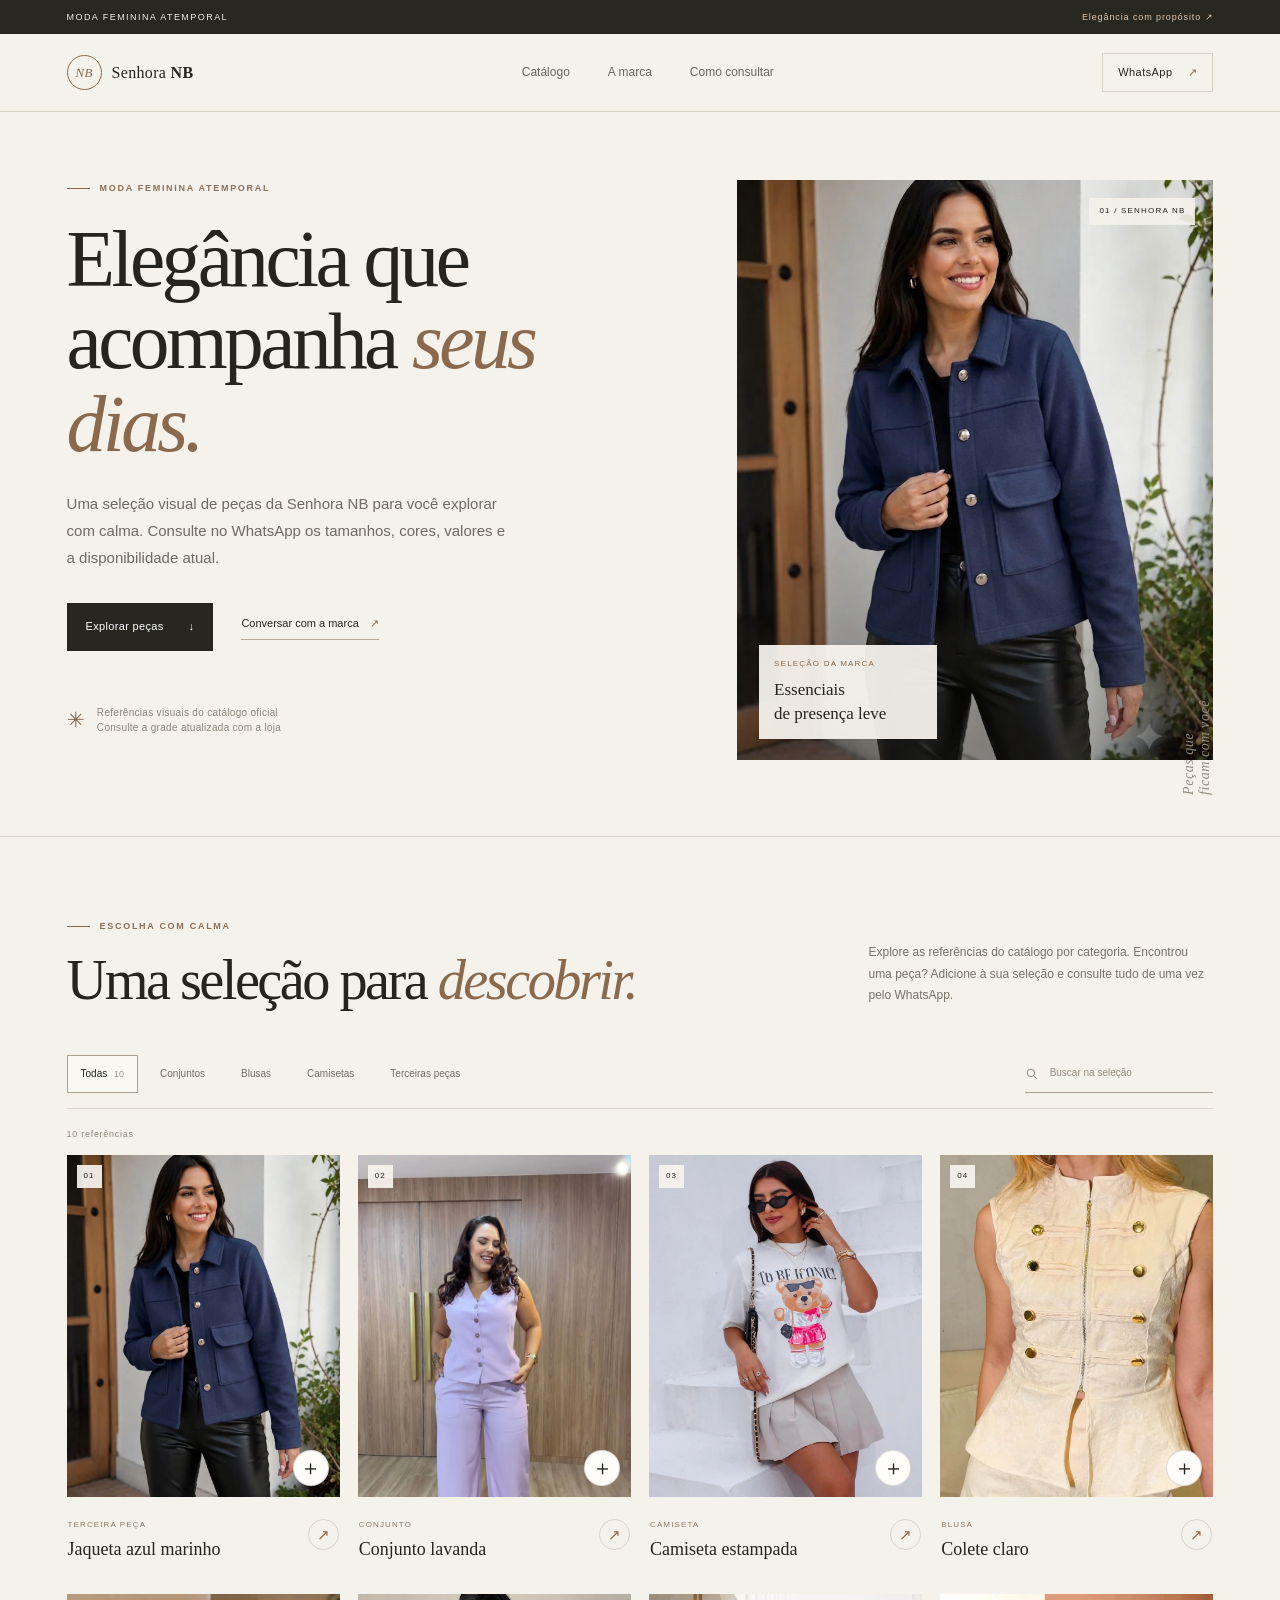
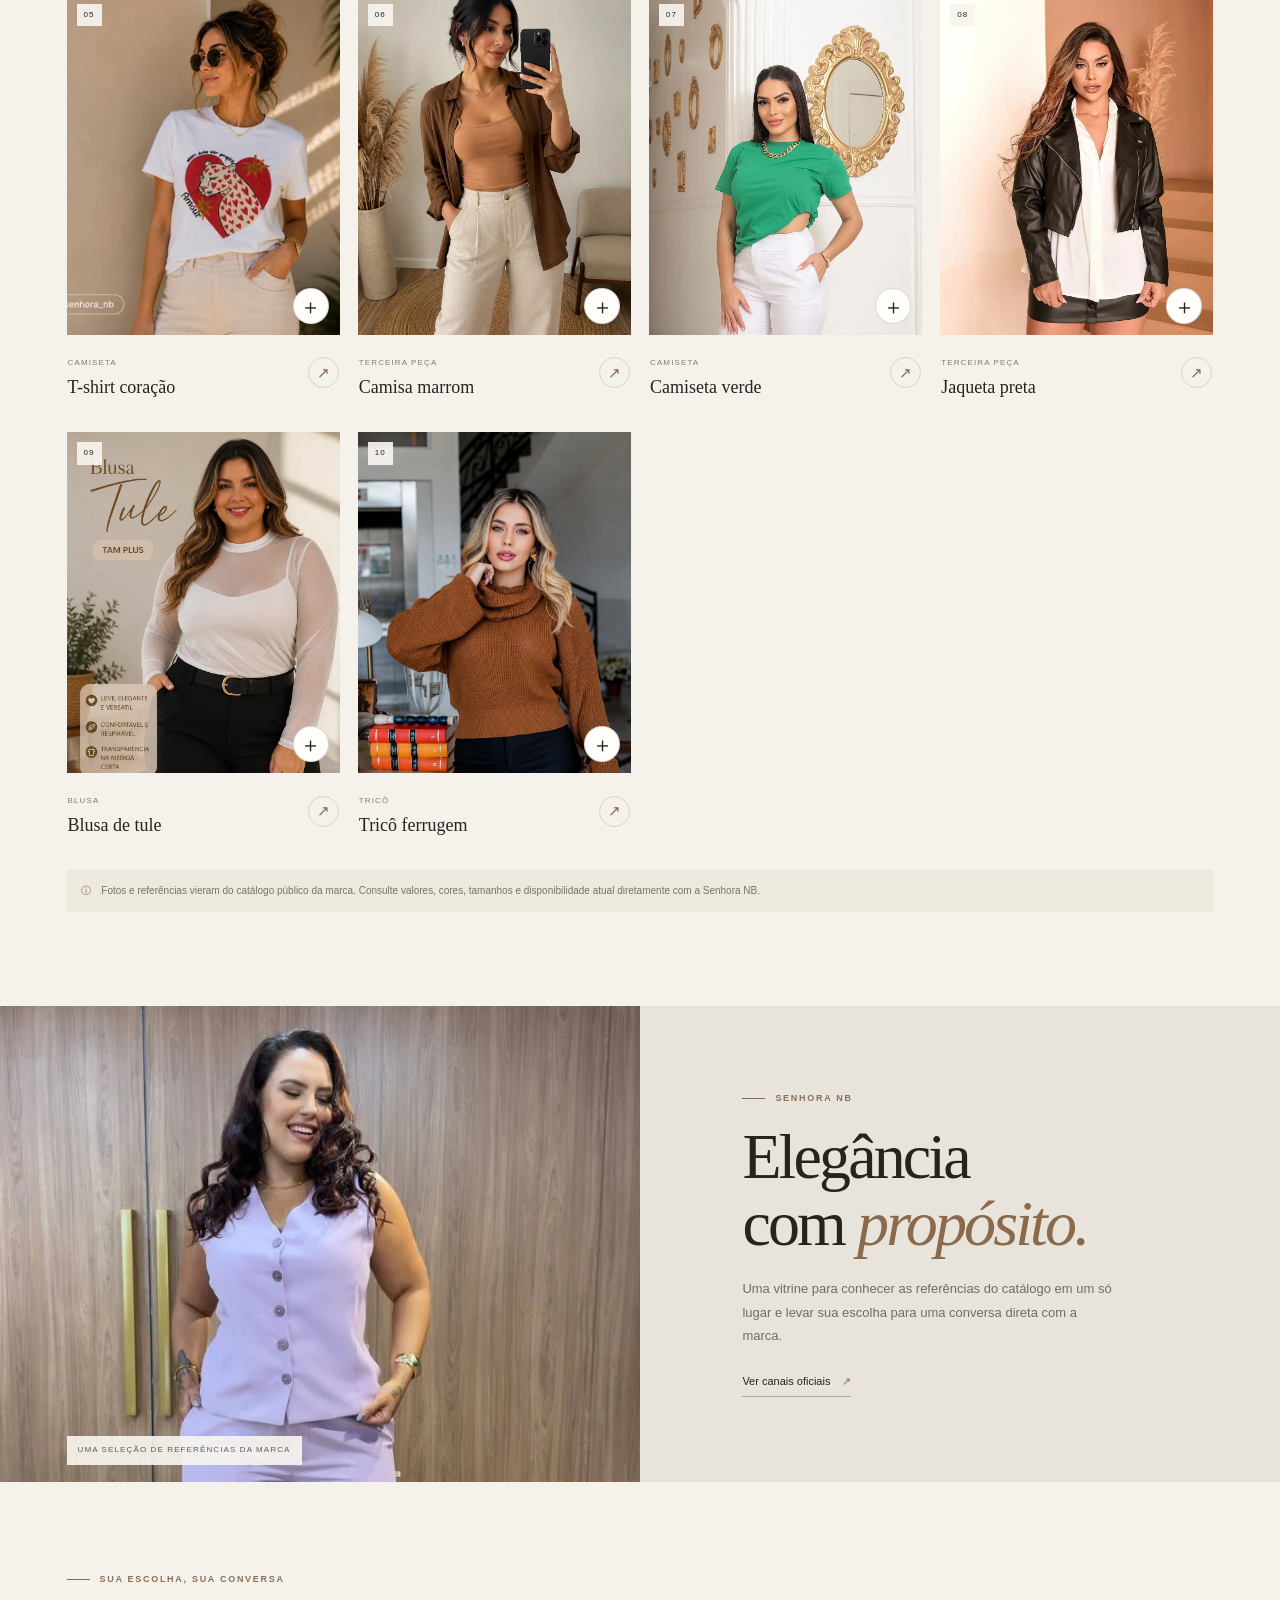
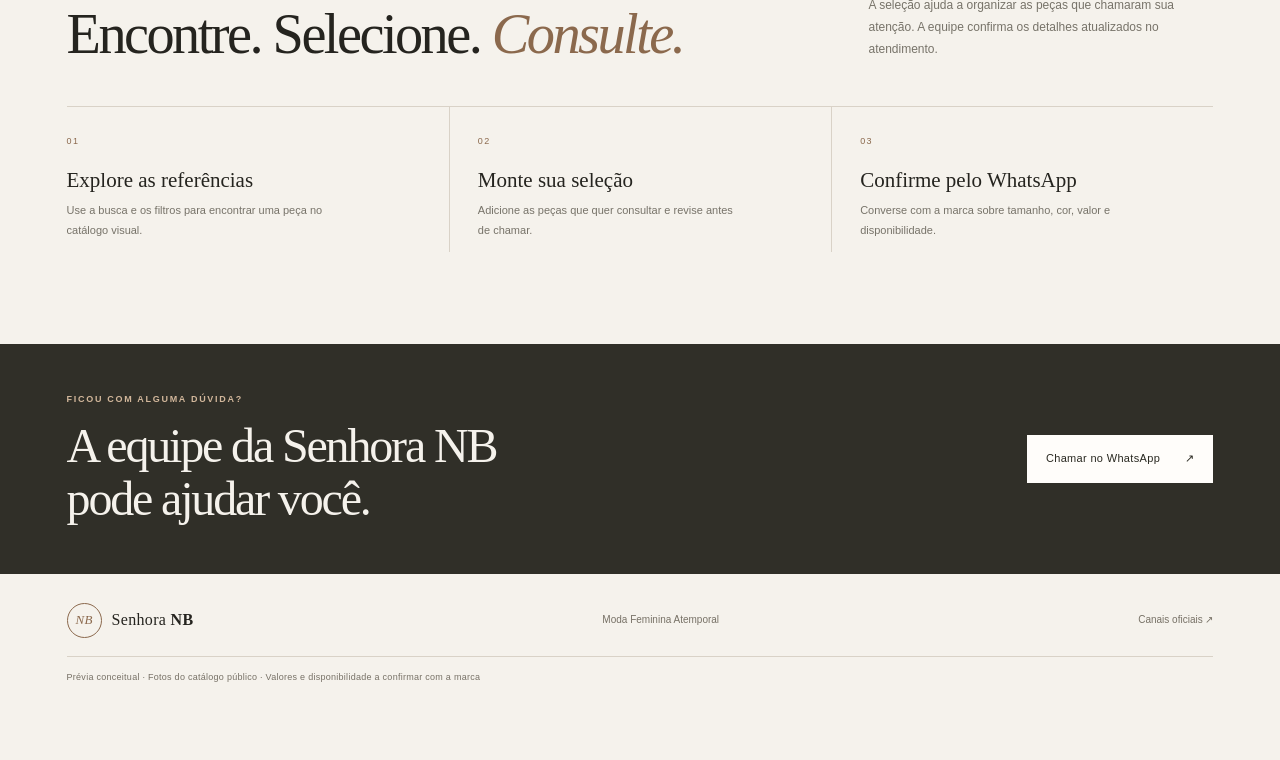
<file: index.html>
<!doctype html>
<html lang="pt-BR">
<head>
  <meta charset="utf-8">
  <meta name="viewport" content="width=device-width, initial-scale=1">
  <meta name="theme-color" content="#f5f2ec">
  <meta name="description" content="Explore uma seleção visual de peças da Senhora NB e consulte modelos, tamanhos e disponibilidade diretamente com a marca.">
  <title>Senhora NB — Moda Feminina Atemporal</title>
  <link rel="stylesheet" href="styles.css">
  <script src="app.js" defer></script>
</head>
<body>
  <a class="skip-link" href="#catalogo">Pular para o catálogo</a>
  <div class="topline"><span>MODA FEMININA ATEMPORAL</span><a href="https://linktr.ee/senhoranb" target="_blank" rel="noreferrer">Elegância com propósito <span aria-hidden="true">↗</span></a></div>
  <header class="site-header">
    <a class="wordmark" href="#inicio" aria-label="Senhora NB, início"><span class="mark">NB</span><span>Senhora <b>NB</b></span></a>
    <nav class="desktop-nav" aria-label="Navegação principal"><a href="#catalogo">Catálogo</a><a href="#sobre">A marca</a><a href="#pedir">Como consultar</a></nav>
    <a class="header-cta" href="https://wa.me/5527997644680" target="_blank" rel="noreferrer">WhatsApp <span aria-hidden="true">↗</span></a>
  </header>

  <main id="inicio">
    <section class="hero section-shell">
      <div class="hero-copy">
        <p class="eyebrow"><span></span> MODA FEMININA ATEMPORAL</p>
        <h1>Elegância que acompanha <em>seus dias.</em></h1>
        <p class="hero-intro">Uma seleção visual de peças da Senhora NB para você explorar com calma. Consulte no WhatsApp os tamanhos, cores, valores e a disponibilidade atual.</p>
        <div class="hero-actions"><a class="button button-dark" href="#catalogo">Explorar peças <span aria-hidden="true">↓</span></a><a class="text-link" href="https://wa.me/5527997644680" target="_blank" rel="noreferrer">Conversar com a marca <span aria-hidden="true">↗</span></a></div>
        <div class="hero-footnote"><span class="tiny-star">✳</span><span>Referências visuais do catálogo oficial<br>Consulte a grade atualizada com a loja</span></div>
      </div>
      <div class="hero-visual">
        <img src="assets/site/jaqueta-azul.webp" alt="Modelo usando jaqueta azul marinho, fotografia do catálogo da Senhora NB" fetchpriority="high">
        <div class="photo-label"><span>SELEÇÃO DA MARCA</span><strong>Essenciais<br>de presença leve</strong></div>
        <span class="hero-index">01 / SENHORA NB</span>
      </div>
      <div class="hero-side-note" aria-hidden="true">Peças que<br>ficam com você</div>
    </section>

    <section class="catalog section-shell" id="catalogo">
      <div class="section-heading">
        <div><p class="eyebrow"><span></span> ESCOLHA COM CALMA</p><h2>Uma seleção para <em>descobrir.</em></h2></div>
        <p class="section-intro">Explore as referências do catálogo por categoria. Encontrou uma peça? Adicione à sua seleção e consulte tudo de uma vez pelo WhatsApp.</p>
      </div>
      <div class="catalog-toolbar">
        <div class="filters" role="group" aria-label="Filtrar peças">
          <button class="filter is-active" data-filter="all" aria-pressed="true">Todas <span>10</span></button>
          <button class="filter" data-filter="conjuntos" aria-pressed="false">Conjuntos</button>
          <button class="filter" data-filter="blusas" aria-pressed="false">Blusas</button>
          <button class="filter" data-filter="camisetas" aria-pressed="false">Camisetas</button>
          <button class="filter" data-filter="terceiras" aria-pressed="false">Terceiras peças</button>
        </div>
        <label class="search-box"><span class="sr-only">Buscar peça</span><svg viewBox="0 0 24 24" aria-hidden="true"><circle cx="10.8" cy="10.8" r="6.8"></circle><path d="m16 16 5 5"></path></svg><input id="search" type="search" placeholder="Buscar na seleção" autocomplete="off"></label>
      </div>
      <p class="results-line" id="results-line" aria-live="polite">10 referências</p>
      <div class="product-grid" id="product-grid">
        <article class="product-card" data-category="terceiras" data-search="jaqueta azul marinho bolsos sobreposição terceira peça">
          <div class="product-image"><img src="assets/site/jaqueta-azul.webp" alt="Jaqueta azul marinho com bolsos e botões" loading="lazy"><span class="item-index">01</span><button class="select-item" aria-label="Adicionar Jaqueta azul marinho à seleção" aria-pressed="false">＋</button></div>
          <div class="product-info"><div><span class="product-type">TERCEIRA PEÇA</span><h3>Jaqueta azul marinho</h3></div><button class="ask-item" data-name="Jaqueta azul marinho" aria-label="Consultar jaqueta azul marinho pelo WhatsApp">↗</button></div>
        </article>
        <article class="product-card" data-category="conjuntos" data-search="conjunto lavanda lilás blusa calça">
          <div class="product-image"><img src="assets/site/conjunto-lavanda.webp" alt="Conjunto lavanda de blusa sem mangas e calça" loading="lazy"><span class="item-index">02</span><button class="select-item" aria-label="Adicionar Conjunto lavanda à seleção" aria-pressed="false">＋</button></div>
          <div class="product-info"><div><span class="product-type">CONJUNTO</span><h3>Conjunto lavanda</h3></div><button class="ask-item" data-name="Conjunto lavanda" aria-label="Consultar conjunto lavanda pelo WhatsApp">↗</button></div>
        </article>
        <article class="product-card" data-category="camisetas" data-search="camiseta estampada branca casual short cinza">
          <div class="product-image"><img src="assets/site/camiseta-estampada.webp" alt="Camiseta clara estampada combinada com short cinza" loading="lazy"><span class="item-index">03</span><button class="select-item" aria-label="Adicionar Camiseta estampada à seleção" aria-pressed="false">＋</button></div>
          <div class="product-info"><div><span class="product-type">CAMISETA</span><h3>Camiseta estampada</h3></div><button class="ask-item" data-name="Camiseta estampada" aria-label="Consultar camiseta estampada pelo WhatsApp">↗</button></div>
        </article>
        <article class="product-card" data-category="blusas" data-search="colete claro bege botões dourados alfaiataria">
          <div class="product-image"><img src="assets/site/colete-claro.webp" alt="Colete claro com botões dourados" loading="lazy"><span class="item-index">04</span><button class="select-item" aria-label="Adicionar Colete claro à seleção" aria-pressed="false">＋</button></div>
          <div class="product-info"><div><span class="product-type">BLUSA</span><h3>Colete claro</h3></div><button class="ask-item" data-name="Colete claro" aria-label="Consultar colete claro pelo WhatsApp">↗</button></div>
        </article>
        <article class="product-card" data-category="camisetas" data-search="t-shirt camiseta branca estampa coração">
          <div class="product-image"><img src="assets/site/tee-coracao.webp" alt="Camiseta branca com estampa de coração" loading="lazy"><span class="item-index">05</span><button class="select-item" aria-label="Adicionar T-shirt coração à seleção" aria-pressed="false">＋</button></div>
          <div class="product-info"><div><span class="product-type">CAMISETA</span><h3>T-shirt coração</h3></div><button class="ask-item" data-name="T-shirt coração" aria-label="Consultar T-shirt coração pelo WhatsApp">↗</button></div>
        </article>
        <article class="product-card" data-category="terceiras" data-search="camisa marrom sobreposição neutra look casual">
          <div class="product-image"><img src="assets/site/sobreposicao-marrom.webp" alt="Camisa marrom usada aberta sobre uma composição neutra" loading="lazy"><span class="item-index">06</span><button class="select-item" aria-label="Adicionar Camisa marrom à seleção" aria-pressed="false">＋</button></div>
          <div class="product-info"><div><span class="product-type">TERCEIRA PEÇA</span><h3>Camisa marrom</h3></div><button class="ask-item" data-name="Camisa marrom" aria-label="Consultar camisa marrom pelo WhatsApp">↗</button></div>
        </article>
        <article class="product-card" data-category="camisetas" data-search="camiseta verde básica blusa manga curta">
          <div class="product-image"><img src="assets/site/tee-verde.webp" alt="Camiseta verde de manga curta" loading="lazy"><span class="item-index">07</span><button class="select-item" aria-label="Adicionar Camiseta verde à seleção" aria-pressed="false">＋</button></div>
          <div class="product-info"><div><span class="product-type">CAMISETA</span><h3>Camiseta verde</h3></div><button class="ask-item" data-name="Camiseta verde" aria-label="Consultar camiseta verde pelo WhatsApp">↗</button></div>
        </article>
        <article class="product-card" data-category="terceiras" data-search="jaqueta preta couro sobreposição urbana">
          <div class="product-image"><img src="assets/site/jaqueta-preta.webp" alt="Jaqueta preta com aparência de couro" loading="lazy"><span class="item-index">08</span><button class="select-item" aria-label="Adicionar Jaqueta preta à seleção" aria-pressed="false">＋</button></div>
          <div class="product-info"><div><span class="product-type">TERCEIRA PEÇA</span><h3>Jaqueta preta</h3></div><button class="ask-item" data-name="Jaqueta preta" aria-label="Consultar jaqueta preta pelo WhatsApp">↗</button></div>
        </article>
        <article class="product-card" data-category="blusas" data-search="blusa tule clara transparência manga longa">
          <div class="product-image"><img src="assets/site/blusa-tule.webp" alt="Blusa clara de tule com mangas longas" loading="lazy"><span class="item-index">09</span><button class="select-item" aria-label="Adicionar Blusa de tule à seleção" aria-pressed="false">＋</button></div>
          <div class="product-info"><div><span class="product-type">BLUSA</span><h3>Blusa de tule</h3></div><button class="ask-item" data-name="Blusa de tule" aria-label="Consultar blusa de tule pelo WhatsApp">↗</button></div>
        </article>
        <article class="product-card" data-category="blusas" data-search="tricot ferrugem marrom suéter gola alta">
          <div class="product-image"><img src="assets/site/tricot-ferrugem.webp" alt="Tricô ferrugem de gola alta" loading="lazy"><span class="item-index">10</span><button class="select-item" aria-label="Adicionar Tricô ferrugem à seleção" aria-pressed="false">＋</button></div>
          <div class="product-info"><div><span class="product-type">TRICÔ</span><h3>Tricô ferrugem</h3></div><button class="ask-item" data-name="Tricô ferrugem" aria-label="Consultar tricô ferrugem pelo WhatsApp">↗</button></div>
        </article>
      </div>
      <div class="empty-state" id="empty-state" hidden><span>⌕</span><p>Não encontramos uma peça com esse termo.</p><button id="clear-search">Limpar busca</button></div>
      <p class="catalog-note"><span aria-hidden="true">ⓘ</span> Fotos e referências vieram do catálogo público da marca. Consulte valores, cores, tamanhos e disponibilidade atual diretamente com a Senhora NB.</p>
    </section>

    <section class="brand-story" id="sobre">
      <div class="story-image"><img src="assets/site/conjunto-lavanda.webp" alt="Conjunto lavanda do catálogo Senhora NB" loading="lazy"><span>UMA SELEÇÃO DE REFERÊNCIAS DA MARCA</span></div>
      <div class="story-copy"><p class="eyebrow"><span></span> SENHORA NB</p><h2>Elegância<br>com <em>propósito.</em></h2><p>Uma vitrine para conhecer as referências do catálogo em um só lugar e levar sua escolha para uma conversa direta com a marca.</p><a class="text-link" href="https://linktr.ee/senhoranb" target="_blank" rel="noreferrer">Ver canais oficiais <span aria-hidden="true">↗</span></a></div>
    </section>

    <section class="how-to section-shell" id="pedir">
      <div class="section-heading"><div><p class="eyebrow"><span></span> SUA ESCOLHA, SUA CONVERSA</p><h2>Encontre. Selecione. <em>Consulte.</em></h2></div><p class="section-intro">A seleção ajuda a organizar as peças que chamaram sua atenção. A equipe confirma os detalhes atualizados no atendimento.</p></div>
      <div class="steps"><article><span>01</span><h3>Explore as referências</h3><p>Use a busca e os filtros para encontrar uma peça no catálogo visual.</p></article><article><span>02</span><h3>Monte sua seleção</h3><p>Adicione as peças que quer consultar e revise antes de chamar.</p></article><article><span>03</span><h3>Confirme pelo WhatsApp</h3><p>Converse com a marca sobre tamanho, cor, valor e disponibilidade.</p></article></div>
    </section>

    <section class="contact-band"><div><p class="eyebrow">FICOU COM ALGUMA DÚVIDA?</p><h2>A equipe da Senhora NB<br>pode ajudar você.</h2></div><a href="https://wa.me/5527997644680" target="_blank" rel="noreferrer" class="button button-light">Chamar no WhatsApp <span aria-hidden="true">↗</span></a></section>
  </main>

  <footer class="site-footer"><a class="wordmark" href="#inicio"><span class="mark">NB</span><span>Senhora <b>NB</b></span></a><span>Moda Feminina Atemporal</span><a href="https://linktr.ee/senhoranb" target="_blank" rel="noreferrer">Canais oficiais ↗</a><small>Prévia conceitual · Fotos do catálogo público · Valores e disponibilidade a confirmar com a marca</small></footer>

  <aside class="selection-bar" id="selection-bar" aria-live="polite" hidden><span><b id="selection-count">0</b> peças na sua seleção</span><button id="review-selection" class="selection-action">Revisar e consultar <span aria-hidden="true">↗</span></button></aside>
  <dialog class="selection-dialog" id="selection-dialog" aria-labelledby="dialog-title"><div class="dialog-head"><div><p class="eyebrow">SUA SELEÇÃO</p><h2 id="dialog-title">Peças para consultar</h2></div><button class="dialog-close" id="close-dialog" aria-label="Fechar">×</button></div><ul id="selection-list"></ul><p class="dialog-note">A equipe confirma tamanhos, valores e disponibilidade atual.</p><a id="send-selection" class="button button-dark" href="https://wa.me/5527997644680" target="_blank" rel="noreferrer">Continuar no WhatsApp <span aria-hidden="true">↗</span></a></dialog>
</body>
</html>
</file>
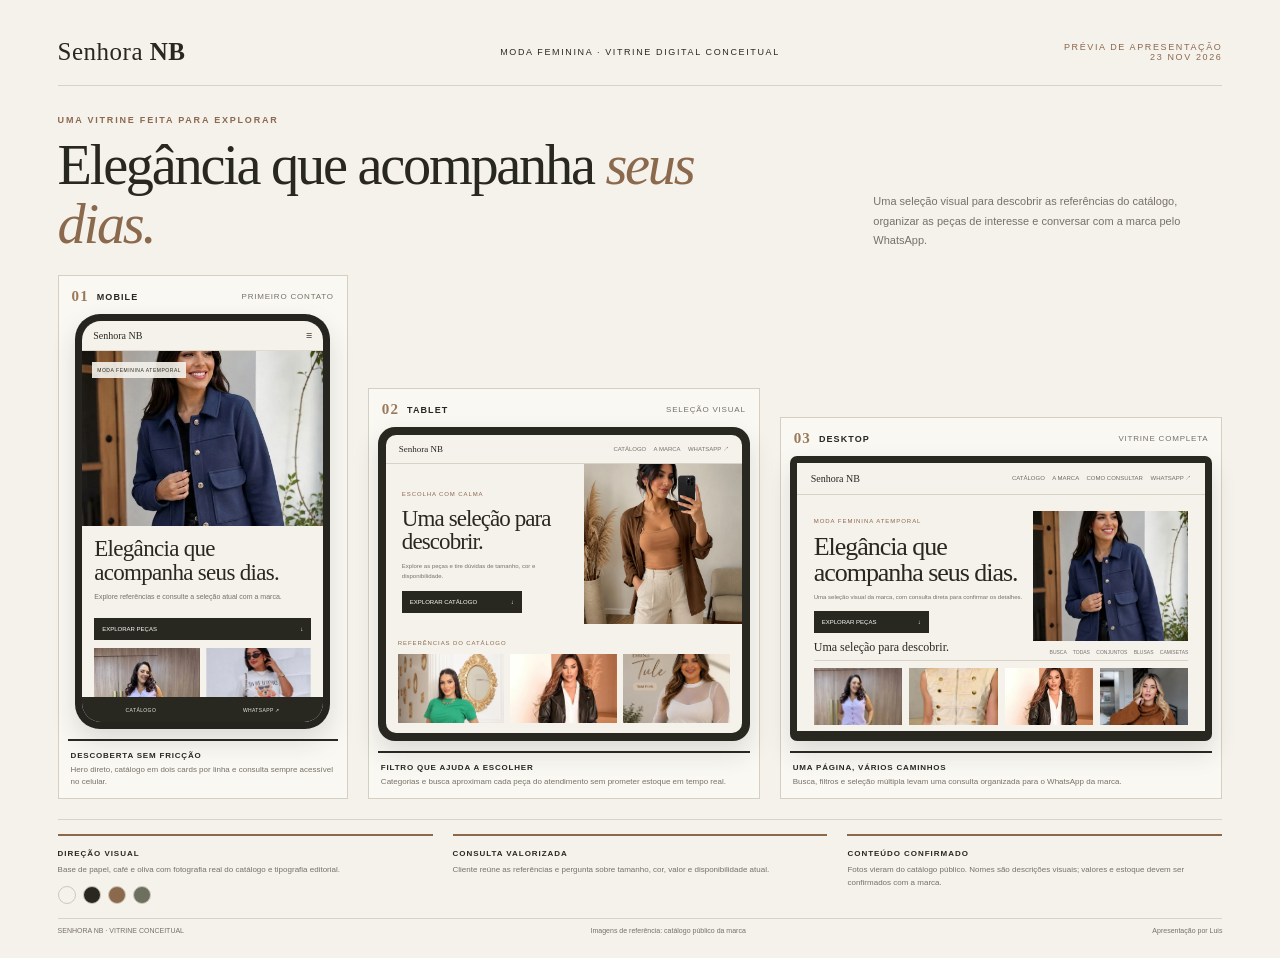
<file: arte/prancha.html>
<!doctype html>
<html lang="pt-BR">
<head>
<meta charset="utf-8"><meta name="viewport" content="width=device-width,initial-scale=1"><title>Senhora NB — prancha de apresentação</title>
<style>
:root{--paper:#f5f2ec;--ink:#292820;--muted:#767168;--line:#d8d2c7;--accent:#8b694d;--serif:Georgia,serif;--sans:Arial,sans-serif}*{box-sizing:border-box}body{margin:0;background:var(--paper);font:13px var(--sans);color:var(--ink);padding:38px 4.5vw 24px}.sheet{max-width:1600px;margin:auto}.mast{display:grid;grid-template-columns:1fr auto 1fr;align-items:center;border-bottom:1px solid var(--line);padding:0 0 19px}.brand{font:500 25px var(--serif);letter-spacing:.02em}.brand b{font-weight:600}.descriptor,.stamp{font-size:9px;letter-spacing:.18em;text-transform:uppercase}.stamp{text-align:right;color:var(--accent)}.title-row{display:grid;grid-template-columns:1fr .45fr;gap:40px;align-items:end;padding:29px 0 22px}.kicker{font-size:9px;letter-spacing:.2em;text-transform:uppercase;color:var(--accent);font-weight:700;margin:0 0 11px}.title-row h1{font:500 clamp(32px,4.4vw,57px)/1.04 var(--serif);letter-spacing:-.04em;margin:0;max-width:700px}.title-row h1 em{color:var(--accent);font-weight:500}.summary{color:var(--muted);font-size:11px;line-height:1.75;margin:0 0 3px}.devices{display:grid;grid-template-columns:.8fr 1.08fr 1.22fr;gap:20px;align-items:end}.device-card{min-width:0;border:1px solid #d5cec2;background:#faf8f3;padding:9px}.device-head{display:flex;align-items:center;justify-content:space-between;padding:3px 4px 9px}.device-name{display:flex;gap:8px;align-items:center;font-size:9px;font-weight:700;letter-spacing:.12em}.num{color:#9a7959;font:600 15px var(--serif)}.device-kind{font-size:8px;color:var(--muted);letter-spacing:.1em;text-transform:uppercase}.phone-frame{margin:0 auto;width:min(100%,255px);background:#25241f;border-radius:25px;padding:7px;box-shadow:0 12px 26px #25241f22}.phone-screen{background:var(--paper);border-radius:19px;overflow:hidden;height:401px;position:relative}.mini-top{height:30px;display:flex;justify-content:space-between;align-items:center;padding:0 11px;font-size:7px;border-bottom:1px solid #ded8ce}.mini-logo{font:500 10px var(--serif)}.phone-hero{height:175px;position:relative;overflow:hidden}.phone-hero img{width:100%;height:100%;object-fit:cover;object-position:center 24%}.mini-overline{position:absolute;left:10px;top:11px;background:#f5f2ece8;padding:5px;font-size:5px;letter-spacing:.11em}.phone-title{padding:11px 12px 7px}.phone-title h2{font:500 23px/1.05 var(--serif);margin:0 0 6px;letter-spacing:-.03em}.phone-title p{font-size:7px;line-height:1.6;color:var(--muted);margin:0}.mini-cta{margin:8px 12px;background:var(--ink);color:white;padding:8px;font-size:6px;display:flex;justify-content:space-between}.mini-products{display:flex;gap:6px;padding:0 12px}.mini-products img{width:calc(50% - 3px);height:84px;object-fit:cover;object-position:center 22%}.phone-nav{position:absolute;bottom:0;left:0;right:0;height:25px;background:#292820;color:#eee8dd;display:flex;align-items:center;justify-content:space-around;font-size:5px;letter-spacing:.08em}.tablet-frame{background:#292820;border-radius:17px;padding:8px;box-shadow:0 12px 26px #25241f22}.tablet-screen{height:298px;background:var(--paper);border-radius:10px;overflow:hidden}.tab-nav{height:29px;border-bottom:1px solid var(--line);display:flex;align-items:center;justify-content:space-between;padding:0 13px;font:500 9px var(--serif)}.tab-nav small{font:6px var(--sans);color:var(--muted)}.tab-hero{display:grid;grid-template-columns:1fr .8fr;height:160px}.tab-copy{padding:20px 11px 10px 16px}.tab-copy small{font-size:6px;letter-spacing:.15em;color:var(--accent)}.tab-copy h2{font:500 23px/.98 var(--serif);margin:9px 0;letter-spacing:-.04em}.tab-copy p{font-size:6px;line-height:1.6;color:var(--muted)}.tab-copy .mini-cta{margin:10px 0 0;max-width:120px}.tab-hero img{width:100%;height:160px;object-fit:cover;object-position:center 24%}.tab-category{padding:9px 12px}.tab-category small{font-size:6px;letter-spacing:.15em;color:var(--accent)}.tab-thumbs{display:grid;grid-template-columns:repeat(3,1fr);gap:6px;margin-top:6px}.tab-thumbs img{width:100%;height:69px;object-fit:cover;object-position:center 22%}.desktop-frame{background:#292820;border-radius:7px;padding:7px 7px 10px;box-shadow:0 12px 26px #25241f22}.desktop-screen{height:268px;background:var(--paper);overflow:hidden}.desk-nav{height:32px;border-bottom:1px solid var(--line);padding:0 14px;display:flex;align-items:center;justify-content:space-between}.desk-logo{font:500 10px var(--serif)}.desk-nav-items{display:flex;gap:14px;font-size:6px;color:#6f6b62}.desk-hero{height:145px;display:grid;grid-template-columns:1fr .74fr;gap:10px;padding:16px 17px 8px}.desk-copy small{font-size:6px;letter-spacing:.16em;color:var(--accent)}.desk-copy h2{font:500 26px/.98 var(--serif);letter-spacing:-.04em;margin:8px 0}.desk-copy p{max-width:210px;font-size:6px;line-height:1.6;color:var(--muted)}.desk-copy .mini-cta{margin:8px 0;width:115px}.desk-hero img{width:100%;height:130px;object-fit:cover;object-position:center 24%}.desk-products{padding:0 17px}.desk-products>div:first-child{display:flex;justify-content:space-between;align-items:end;border-bottom:1px solid var(--line);padding-bottom:5px;margin-bottom:7px}.desk-products strong{font:500 12px var(--serif)}.desk-products small{font-size:5px;color:var(--muted)}.desk-grid{display:grid;grid-template-columns:repeat(4,1fr);gap:7px}.desk-grid img{width:100%;height:57px;object-fit:cover;object-position:center 24%}.device-caption{padding:10px 3px 1px;border-top:2px solid #292820;margin-top:10px}.device-caption strong{display:block;font-size:8px;letter-spacing:.1em;text-transform:uppercase}.device-caption p{font-size:8px;color:var(--muted);margin:4px 0 0;line-height:1.5}.notes{display:grid;grid-template-columns:1fr 1fr 1fr;gap:20px;border-top:1px solid var(--line);margin-top:20px;padding-top:14px}.note{border-top:2px solid var(--accent);padding-top:8px}.note strong{font-size:8px;letter-spacing:.12em;text-transform:uppercase}.note p{font-size:8px;color:var(--muted);line-height:1.55;margin:5px 0 0}.swatches{display:flex;gap:7px;margin-top:9px}.swatches i{width:18px;height:18px;border-radius:50%;border:1px solid #d0c7ba}.footer{border-top:1px solid var(--line);margin-top:14px;padding-top:8px;display:flex;justify-content:space-between;font-size:7px;color:var(--muted)}
@media(max-width:880px){body{padding:25px 22px}.mast{grid-template-columns:1fr 1fr}.descriptor{display:none}.title-row{grid-template-columns:1fr;gap:12px}.devices{grid-template-columns:1fr 1fr}.device-card:last-child{grid-column:1/-1}.desktop-frame{max-width:650px;margin:auto;width:100%}.notes{grid-template-columns:1fr 1fr}.note:last-child{grid-column:1/-1}}
@media(max-width:560px){body{padding:19px 15px}.mast{padding-bottom:12px}.brand{font-size:20px}.stamp{font-size:7px}.title-row{padding:20px 0 16px}.title-row h1{font-size:38px}.summary{font-size:10px}.devices{grid-template-columns:1fr;gap:13px}.device-card:last-child{grid-column:auto}.phone-frame{width:225px}.phone-screen{height:370px}.phone-hero{height:155px}.phone-title h2{font-size:21px}.mini-products img{height:75px}.tablet-frame{max-width:420px;margin:auto;width:100%}.tablet-screen{height:275px}.tab-hero{height:145px}.tab-hero img{height:145px}.tab-copy{padding-top:15px}.tab-copy h2{font-size:21px}.tab-thumbs img{height:59px}.desktop-screen{height:245px}.desk-hero{height:132px}.desk-copy h2{font-size:22px}.desk-hero img{height:119px}.notes{grid-template-columns:1fr 1fr;gap:11px;margin-top:16px}.note:last-child{grid-column:1/-1}.footer{gap:8px;flex-wrap:wrap;font-size:6px}}
@media print{body{padding:0;background:#f5f2ec;-webkit-print-color-adjust:exact;print-color-adjust:exact}.sheet{max-width:none}.device-card,.phone-frame,.tablet-frame,.desktop-frame{box-shadow:none}}
</style>
</head>
<body><main class="sheet">
<header class="mast"><div class="brand">Senhora <b>NB</b></div><div class="descriptor">Moda feminina · Vitrine digital conceitual</div><div class="stamp">Prévia de apresentação<br>23 nov 2026</div></header>
<section class="title-row"><div><p class="kicker">UMA VITRINE FEITA PARA EXPLORAR</p><h1>Elegância que acompanha <em>seus dias.</em></h1></div><p class="summary">Uma seleção visual para descobrir as referências do catálogo, organizar as peças de interesse e conversar com a marca pelo WhatsApp.</p></section>
<section class="devices">
  <article class="device-card"><div class="device-head"><span class="device-name"><span class="num">01</span> MOBILE</span><span class="device-kind">primeiro contato</span></div><div class="phone-frame"><div class="phone-screen"><div class="mini-top"><span class="mini-logo">Senhora NB</span><span>☰</span></div><div class="phone-hero"><img src="../assets/site/jaqueta-azul.webp" alt="Jaqueta azul do catálogo"><span class="mini-overline">MODA FEMININA ATEMPORAL</span></div><div class="phone-title"><h2>Elegância que acompanha seus dias.</h2><p>Explore referências e consulte a seleção atual com a marca.</p></div><div class="mini-cta">EXPLORAR PEÇAS <span>↓</span></div><div class="mini-products"><img src="../assets/site/conjunto-lavanda.webp" alt="Conjunto lavanda"><img src="../assets/site/camiseta-estampada.webp" alt="Camiseta estampada"></div><div class="phone-nav"><span>CATÁLOGO</span><span>WHATSAPP ↗</span></div></div></div><div class="device-caption"><strong>Descoberta sem fricção</strong><p>Hero direto, catálogo em dois cards por linha e consulta sempre acessível no celular.</p></div></article>
  <article class="device-card"><div class="device-head"><span class="device-name"><span class="num">02</span> TABLET</span><span class="device-kind">seleção visual</span></div><div class="tablet-frame"><div class="tablet-screen"><div class="tab-nav"><span>Senhora NB</span><small>CATÁLOGO　 A MARCA　 WHATSAPP ↗</small></div><div class="tab-hero"><div class="tab-copy"><small>ESCOLHA COM CALMA</small><h2>Uma seleção para descobrir.</h2><p>Explore as peças e tire dúvidas de tamanho, cor e disponibilidade.</p><div class="mini-cta">EXPLORAR CATÁLOGO <span>↓</span></div></div><img src="../assets/site/sobreposicao-marrom.webp" alt="Look marrom do catálogo"></div><div class="tab-category"><small>REFERÊNCIAS DO CATÁLOGO</small><div class="tab-thumbs"><img src="../assets/site/tee-verde.webp" alt="Camiseta verde"><img src="../assets/site/jaqueta-preta.webp" alt="Jaqueta preta"><img src="../assets/site/blusa-tule.webp" alt="Blusa de tule"></div></div></div></div><div class="device-caption"><strong>Filtro que ajuda a escolher</strong><p>Categorias e busca aproximam cada peça do atendimento sem prometer estoque em tempo real.</p></div></article>
  <article class="device-card"><div class="device-head"><span class="device-name"><span class="num">03</span> DESKTOP</span><span class="device-kind">vitrine completa</span></div><div class="desktop-frame"><div class="desktop-screen"><div class="desk-nav"><span class="desk-logo">Senhora NB</span><span class="desk-nav-items">CATÁLOGO　 A MARCA　 COMO CONSULTAR　 WHATSAPP ↗</span></div><div class="desk-hero"><div class="desk-copy"><small>MODA FEMININA ATEMPORAL</small><h2>Elegância que acompanha seus dias.</h2><p>Uma seleção visual da marca, com consulta direta para confirmar os detalhes.</p><div class="mini-cta">EXPLORAR PEÇAS <span>↓</span></div></div><img src="../assets/site/jaqueta-azul.webp" alt="Jaqueta azul do catálogo"></div><div class="desk-products"><div><strong>Uma seleção para descobrir.</strong><small>BUSCA　 TODAS　 CONJUNTOS　 BLUSAS　 CAMISETAS</small></div><div class="desk-grid"><img src="../assets/site/conjunto-lavanda.webp" alt="Conjunto lavanda"><img src="../assets/site/colete-claro.webp" alt="Colete claro"><img src="../assets/site/jaqueta-preta.webp" alt="Jaqueta preta"><img src="../assets/site/tricot-ferrugem.webp" alt="Tricô ferrugem"></div></div></div></div><div class="device-caption"><strong>Uma página, vários caminhos</strong><p>Busca, filtros e seleção múltipla levam uma consulta organizada para o WhatsApp da marca.</p></div></article>
</section>
<section class="notes"><article class="note"><strong>Direção visual</strong><p>Base de papel, café e oliva com fotografia real do catálogo e tipografia editorial.</p><div class="swatches"><i style="background:#f5f2ec"></i><i style="background:#292820"></i><i style="background:#8b694d"></i><i style="background:#6e705f"></i></div></article><article class="note"><strong>Consulta valorizada</strong><p>Cliente reúne as referências e pergunta sobre tamanho, cor, valor e disponibilidade atual.</p></article><article class="note"><strong>Conteúdo confirmado</strong><p>Fotos vieram do catálogo público. Nomes são descrições visuais; valores e estoque devem ser confirmados com a marca.</p></article></section>
<footer class="footer"><span>SENHORA NB · VITRINE CONCEITUAL</span><span>Imagens de referência: catálogo público da marca</span><span>Apresentação por Luis</span></footer>
</main></body></html>
</file>
<file: styles.css>
:root{--paper:#f5f2ec;--paper2:#ebe5da;--ink:#25241f;--muted:#777369;--line:#d9d2c7;--accent:#8b694d;--olive:#6e705f;--white:#fffdfa;--serif:'Iowan Old Style','Palatino Linotype',Georgia,serif;--sans:'Aptos','Helvetica Neue',Arial,sans-serif;--max:1320px;--gutter:clamp(20px,5.2vw,76px)}
*{box-sizing:border-box}html{scroll-behavior:smooth;scroll-padding-top:90px}body{margin:0;background:var(--paper);color:var(--ink);font-family:var(--sans);font-size:15px;line-height:1.6;-webkit-font-smoothing:antialiased}a{color:inherit;text-decoration:none}button,input{font:inherit}button{color:inherit}.skip-link{position:absolute;left:-9999px;top:8px;z-index:20;background:#fff;padding:12px}.skip-link:focus{left:8px}.sr-only{position:absolute;width:1px;height:1px;padding:0;margin:-1px;overflow:hidden;clip:rect(0,0,0,0);white-space:nowrap;border:0}.topline{height:34px;background:#292820;color:#f4f0e8;padding:0 var(--gutter);display:flex;align-items:center;justify-content:space-between;font-size:9px;letter-spacing:.16em}.topline a{color:#e2c8ab;letter-spacing:.1em}.site-header{height:78px;padding:0 var(--gutter);display:flex;align-items:center;justify-content:space-between;border-bottom:1px solid var(--line);position:sticky;top:0;background:rgba(245,242,236,.94);backdrop-filter:blur(14px);z-index:10}.wordmark{display:inline-flex;align-items:center;gap:10px;font:500 16px var(--serif);letter-spacing:.02em}.wordmark b{font-weight:600}.mark{width:35px;height:35px;border:1px solid var(--accent);border-radius:50%;display:grid;place-items:center;color:var(--accent);font:italic 13px var(--serif)}.desktop-nav{display:flex;gap:38px;color:#69665d;font-size:12px}.desktop-nav a:hover,.text-link:hover,.site-footer a:hover{color:var(--accent)}.header-cta{border:1px solid var(--line);padding:10px 15px;font-size:11px;letter-spacing:.04em}.header-cta span{margin-left:12px;color:var(--accent)}.section-shell{max-width:var(--max);margin:0 auto;padding-left:var(--gutter);padding-right:var(--gutter)}.hero{min-height:650px;display:grid;grid-template-columns:minmax(0,1fr) minmax(340px,.82fr);gap:clamp(42px,7vw,110px);align-items:center;padding-top:68px;padding-bottom:76px;position:relative}.hero-copy{max-width:580px;padding-bottom:22px}.eyebrow{display:flex;align-items:center;gap:10px;margin:0 0 22px;color:#8a7059;font-size:9px;font-weight:700;letter-spacing:.19em}.eyebrow span{width:23px;height:1px;background:var(--accent)}h1,h2,h3,p{margin-top:0}h1,h2{font-family:var(--serif);font-weight:500;letter-spacing:-.045em;line-height:1.04}h1{font-size:clamp(48px,6.2vw,88px);margin:0 0 25px;max-width:610px}h1 em,h2 em{color:var(--accent);font-weight:500}.hero-intro{max-width:445px;color:#6f6b63;font-size:15px;line-height:1.8}.hero-actions{display:flex;align-items:center;gap:28px;margin-top:32px}.button{min-height:48px;padding:0 19px;display:inline-flex;align-items:center;justify-content:center;gap:25px;font-size:11px;letter-spacing:.03em;border:0;cursor:pointer}.button-dark{background:#272720;color:white}.button-dark:hover{background:var(--accent)}.button-light{background:var(--white);color:#292820}.text-link{font-size:11px;border-bottom:1px solid #b8aa97;padding-bottom:6px}.text-link span{color:var(--accent);margin-left:8px}.hero-footnote{display:flex;align-items:center;gap:12px;margin-top:53px;color:#8b857a;font-size:10px;line-height:1.55;letter-spacing:.03em}.tiny-star{font-size:21px;color:var(--accent)}.hero-visual{height:min(580px,55vw);min-height:410px;max-height:600px;position:relative;background:var(--paper2);overflow:hidden}.hero-visual:after{content:"";position:absolute;inset:0;background:linear-gradient(0deg,rgba(26,25,21,.3),transparent 42%);pointer-events:none}.hero-visual img{width:100%;height:100%;object-fit:cover;object-position:center 28%;display:block}.photo-label{position:absolute;z-index:1;left:22px;bottom:21px;padding:13px 15px;background:rgba(249,246,240,.93);min-width:178px}.photo-label span{display:block;font-size:8px;letter-spacing:.15em;color:var(--accent);margin-bottom:7px}.photo-label strong{font:500 17px/1.15 var(--serif)}.hero-index{position:absolute;z-index:1;top:18px;right:18px;background:rgba(245,242,236,.9);padding:7px 10px;font-size:8px;letter-spacing:.15em}.hero-side-note{position:absolute;right:var(--gutter);bottom:41px;writing-mode:vertical-rl;transform:rotate(180deg);font:italic 14px var(--serif);color:#928b7e;letter-spacing:.04em}
.catalog{padding-top:82px;padding-bottom:94px;border-top:1px solid var(--line)}.section-heading{display:flex;justify-content:space-between;align-items:end;gap:40px}.section-heading .eyebrow{margin-bottom:18px}.section-heading h2{font-size:clamp(38px,4.4vw,60px);margin:0}.section-intro{max-width:345px;color:var(--muted);font-size:12px;line-height:1.8;margin:0 0 3px}.catalog-toolbar{display:flex;justify-content:space-between;gap:20px;align-items:center;margin-top:45px;padding-bottom:15px;border-bottom:1px solid var(--line)}.filters{display:flex;flex-wrap:wrap;gap:8px}.filter{border:1px solid transparent;background:transparent;padding:10px 13px;font-size:10px;color:#736e63;cursor:pointer}.filter span{font-size:9px;color:#9b9386;margin-left:4px}.filter.is-active{border-color:#aaa08f;color:var(--ink);background:#faf8f3}.search-box{height:38px;display:flex;align-items:center;gap:9px;border-bottom:1px solid #aaa08f;min-width:188px}.search-box svg{width:15px;stroke:#82796d;fill:none;stroke-width:1.6}.search-box input{border:0;background:transparent;outline:none;width:100%;font-size:10px;color:var(--ink)}.search-box input::placeholder{color:#938b7e}.results-line{font-size:9px;color:#8c8579;letter-spacing:.08em;margin:18px 0 14px}.product-grid{display:grid;grid-template-columns:repeat(4,minmax(0,1fr));gap:34px 18px}.product-card{min-width:0}.product-image{position:relative;aspect-ratio:4/5;background:#e6e0d5;overflow:hidden}.product-image img{width:100%;height:100%;object-fit:cover;object-position:center 24%;display:block;transition:transform .6s cubic-bezier(.2,.7,.2,1)}.product-card:hover .product-image img{transform:scale(1.035)}.item-index{position:absolute;top:10px;left:10px;padding:5px 7px;background:rgba(248,245,239,.92);font-size:8px;letter-spacing:.13em}.select-item{position:absolute;right:11px;bottom:11px;width:36px;height:36px;background:var(--white);border:1px solid rgba(40,38,32,.16);border-radius:50%;font-size:21px;line-height:1;cursor:pointer;transition:background .15s,color .15s}.select-item[aria-pressed=true]{background:#292820;color:white}.product-info{display:flex;justify-content:space-between;align-items:center;padding:13px 1px 0}.product-type{font-size:8px;letter-spacing:.14em;color:#8e7964}.product-info h3{margin:5px 0 0;font:500 18px/1.15 var(--serif)}.ask-item{width:31px;height:31px;display:grid;place-items:center;border:1px solid var(--line);border-radius:50%;background:transparent;color:var(--accent);cursor:pointer}.catalog-note{margin:34px 0 0;padding:13px 14px;background:#eee9df;color:#777167;font-size:10px;line-height:1.6}.catalog-note span{color:var(--accent);margin-right:8px}.empty-state{text-align:center;padding:50px 15px;border:1px dashed var(--line);color:var(--muted)}.empty-state>span{font:40px var(--serif);color:var(--accent)}.empty-state p{margin:8px 0}.empty-state button{border:0;background:none;text-decoration:underline;color:var(--accent);cursor:pointer}
.brand-story{display:grid;grid-template-columns:1fr 1fr;background:#e9e4db;min-height:470px}.story-image{position:relative;min-height:470px;overflow:hidden}.story-image img{width:100%;height:100%;object-fit:cover;object-position:center 30%;position:absolute;inset:0}.story-image span{position:absolute;bottom:17px;left:var(--gutter);background:rgba(250,247,241,.9);padding:8px 11px;font-size:8px;letter-spacing:.14em;color:#5f5a51}.story-copy{padding:85px clamp(35px,8vw,120px);display:flex;flex-direction:column;align-items:flex-start;justify-content:center}.story-copy .eyebrow{margin-bottom:19px}.story-copy h2{font-size:clamp(42px,5vw,68px);margin:0 0 20px}.story-copy>p:not(.eyebrow){color:#706c64;max-width:370px;font-size:13px;line-height:1.8;margin-bottom:25px}
.how-to{padding-top:90px;padding-bottom:92px}.steps{display:grid;grid-template-columns:repeat(3,1fr);border-top:1px solid var(--line);margin-top:43px}.steps article{padding:20px 30px 0 0}.steps article+article{border-left:1px solid var(--line);padding-left:28px}.steps article>span{font-size:9px;letter-spacing:.15em;color:var(--accent)}.steps h3{font:500 21px var(--serif);margin:17px 0 8px}.steps p{color:var(--muted);font-size:11px;line-height:1.8;max-width:260px}.contact-band{background:#302f28;color:#f5f2ec;padding:48px var(--gutter);display:flex;align-items:center;justify-content:space-between;gap:24px}.contact-band .eyebrow{color:#d2b79b;margin-bottom:14px}.contact-band h2{font-size:clamp(30px,4vw,48px);line-height:1.1;margin:0}.site-footer{padding:29px var(--gutter) 76px;display:grid;grid-template-columns:1fr 1fr auto;gap:18px;align-items:center;color:#777166;font-size:10px}.site-footer .wordmark{color:var(--ink)}.site-footer small{grid-column:1/-1;border-top:1px solid var(--line);padding-top:13px;font-size:9px;letter-spacing:.03em}.selection-bar{position:fixed;z-index:20;bottom:0;left:0;right:0;background:#292820;color:#fff;display:flex;align-items:center;justify-content:space-between;padding:13px max(var(--gutter),calc((100vw - var(--max))/2 + var(--gutter)));font-size:11px;box-shadow:0 -6px 24px rgba(25,24,20,.12)}.selection-bar[hidden]{display:none}.selection-bar b{color:#dcc1a3}.selection-action{border:0;background:transparent;color:#e7cfb7;font-size:10px;cursor:pointer}.selection-dialog{width:min(470px,calc(100% - 28px));border:0;padding:25px;background:var(--paper);color:var(--ink);box-shadow:0 24px 100px #17151045}.selection-dialog::backdrop{background:#201f1db3;backdrop-filter:blur(3px)}.dialog-head{display:flex;justify-content:space-between;align-items:flex-start;border-bottom:1px solid var(--line);padding-bottom:16px}.dialog-head .eyebrow{margin:0 0 6px}.dialog-head h2{font:500 26px var(--serif);margin:0}.dialog-close{border:0;background:none;font-size:25px;cursor:pointer}.selection-dialog ul{padding:0;margin:0;list-style:none;max-height:40vh;overflow:auto}.selection-dialog li{display:flex;justify-content:space-between;align-items:center;padding:13px 0;border-bottom:1px solid var(--line);font:500 15px var(--serif)}.selection-dialog li button{border:0;background:none;color:#8a6b51;font-size:10px;text-decoration:underline;cursor:pointer}.dialog-note{margin:16px 0;color:var(--muted);font-size:10px}.selection-dialog .button{width:100%}
@media(max-width:900px){.hero{gap:36px;grid-template-columns:1fr .86fr;min-height:560px}.hero-visual{min-height:390px}.hero-side-note{display:none}.product-grid{grid-template-columns:repeat(3,minmax(0,1fr));gap:28px 14px}.section-heading{align-items:flex-start}.site-footer{grid-template-columns:1fr auto}.site-footer>span{display:none}}
@media(max-width:620px){:root{--gutter:20px}.topline{height:30px;font-size:8px;letter-spacing:.12em}.topline a{font-size:8px}.site-header{height:66px}.wordmark{font-size:14px}.mark{width:31px;height:31px}.desktop-nav{display:none}.header-cta{font-size:10px;padding:8px 10px}.hero{display:flex;flex-direction:column;align-items:stretch;gap:29px;min-height:auto;padding-top:38px;padding-bottom:48px}.hero-copy{padding:0}.hero-copy .eyebrow{font-size:8px;margin-bottom:17px}.hero h1{font-size:clamp(46px,13vw,62px);margin-bottom:17px}.hero-intro{font-size:13px;line-height:1.75}.hero-actions{gap:17px;margin-top:23px;flex-wrap:wrap}.button{min-height:46px;padding:0 14px}.text-link{font-size:10px}.hero-footnote{margin-top:26px}.hero-visual{height:auto;min-height:0;max-height:none;aspect-ratio:4/4.6}.photo-label{left:13px;bottom:13px;padding:10px 12px}.photo-label strong{font-size:15px}.hero-index{top:12px;right:12px}.catalog{padding-top:52px;padding-bottom:60px}.section-heading{display:block}.section-heading h2{font-size:41px;max-width:340px}.section-intro{margin-top:16px;font-size:11px}.catalog-toolbar{display:flex;flex-direction:column;align-items:stretch;margin-top:25px;gap:12px}.filters{flex-wrap:nowrap;overflow-x:auto;margin:0 calc(var(--gutter)*-1);padding:0 var(--gutter) 6px;scrollbar-width:none}.filters::-webkit-scrollbar{display:none}.filter{white-space:nowrap;padding:8px 11px;flex:0 0 auto}.search-box{order:-1;width:100%;height:42px}.results-line{margin-top:14px}.product-grid{grid-template-columns:repeat(2,minmax(0,1fr));gap:23px 10px}.product-image{aspect-ratio:4/5.2}.product-image img{object-position:center 22%}.item-index{top:7px;left:7px;font-size:7px;padding:4px 6px}.select-item{right:7px;bottom:7px;width:32px;height:32px}.product-info{padding-top:10px}.product-type{font-size:7px}.product-info h3{font-size:15px}.ask-item{width:27px;height:27px;flex:0 0 27px}.catalog-note{font-size:9px;margin-top:23px}.brand-story{display:flex;flex-direction:column-reverse}.story-image{min-height:0;aspect-ratio:1/1.05}.story-copy{padding:46px var(--gutter) 43px}.story-copy h2{font-size:50px}.how-to{padding-top:56px;padding-bottom:55px}.steps{grid-template-columns:1fr;margin-top:28px}.steps article,.steps article+article{padding:17px 0;border-left:0;border-bottom:1px solid var(--line)}.steps h3{font-size:19px;margin:9px 0 4px}.steps p{max-width:390px;margin:0}.contact-band{padding:35px var(--gutter);align-items:flex-start;flex-direction:column}.contact-band h2{font-size:34px}.contact-band .button{width:100%}.site-footer{padding:25px var(--gutter) 84px;grid-template-columns:1fr auto;gap:13px}.site-footer>span{display:block;grid-column:1/-1;order:3}.site-footer>a:last-of-type{font-size:9px}.site-footer small{font-size:8px}.selection-bar{padding:11px var(--gutter);font-size:10px}.selection-action{font-size:9px}.selection-dialog{padding:21px}}
@media(prefers-reduced-motion:reduce){*,*::before,*::after{scroll-behavior:auto!important;transition-duration:.01ms!important;animation-duration:.01ms!important;animation-iteration-count:1!important}}
</file>
